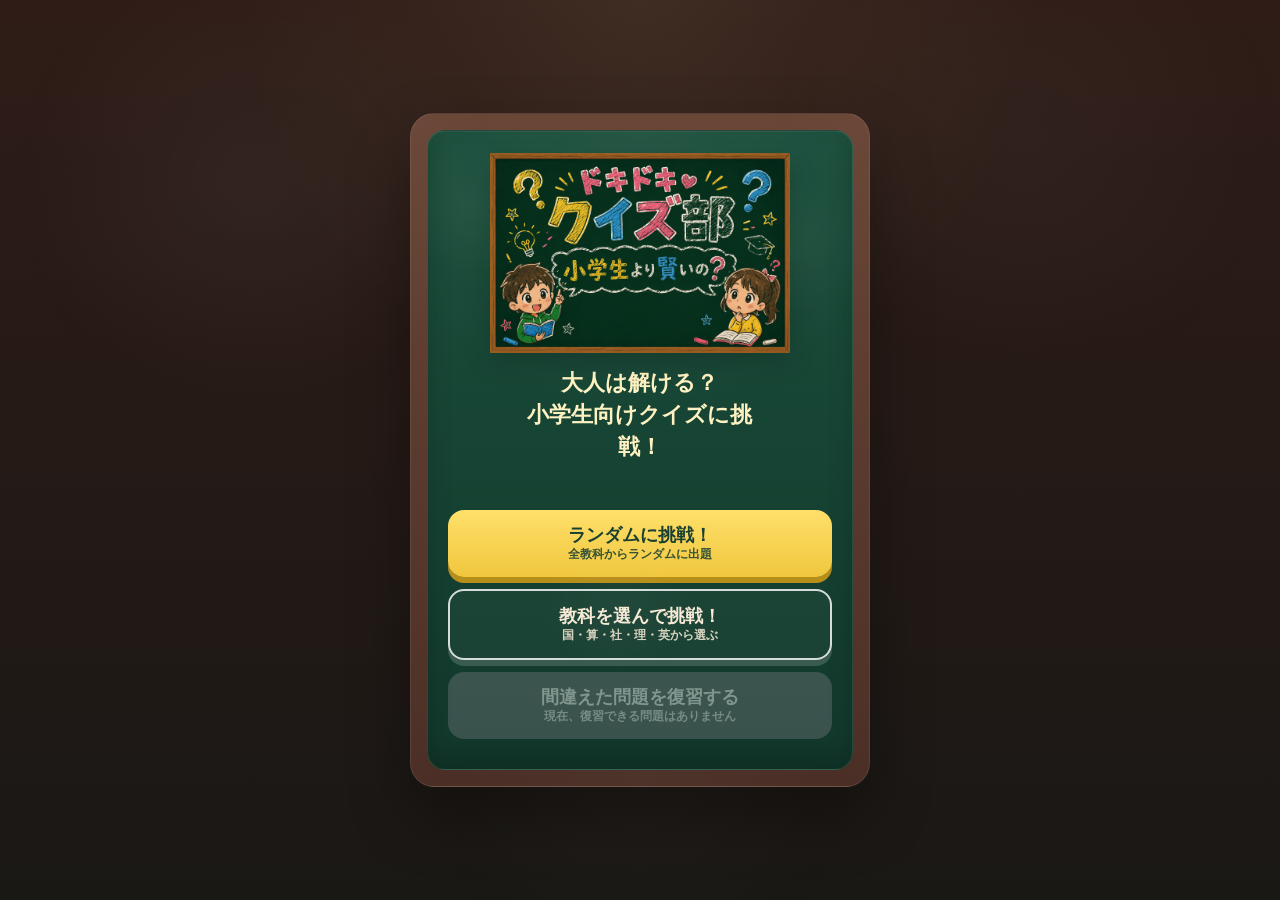
<file: index.html>
<!DOCTYPE html>
<html lang="ja">

<head>
	<meta charset="utf-8">
	<meta name="viewport" content="width=device-width,initial-scale=1">
	<title>大人は解ける？小学生向けクイズ</title>
	<link rel="stylesheet" href="css/title.css">
</head>

<body>

	<div id="blackboard-frame">
		<div id="game-container">

			<div id="title-visual-area">
				<img src="dokidoki.png" id="title-illustration" alt="クイズ部イラスト">
				<div id="title-copy">
					<p id="title-subtitle">大人は解ける？<br>小学生向けクイズに挑戦！</p>
				</div>
			</div>

			<div id="main-menu-view" class="menu-view">
				<button class="menu-btn random-btn" onclick="selectMode('random')">
					<span class="btn-main">ランダムに挑戦！</span>
					<span class="btn-sub">全教科からランダムに出題</span>
				</button>

				<button class="menu-btn go-subjects-btn" onclick="toggleView(true)">
					<span class="btn-main">教科を選んで挑戦！</span>
					<span class="btn-sub">国・算・社・理・英から選ぶ</span>
				</button>

				<button id="btn-review-start" class="menu-btn review-btn" onclick="selectMode('review')" disabled>
					<span class="btn-main">間違えた問題を復習する</span>
					<span id="review-count-text" class="btn-sub">現在、復習できる問題はありません</span>
				</button>
			</div>

			<div id="subject-select-view" class="menu-view hidden">
				<nav id="subject-grid">
					<button class="subject-btn kokugo" onclick="selectMode('kokugo')">国語</button>
					<button class="subject-btn sansu" onclick="selectMode('math')">算数</button>
					<button class="subject-btn shakai" onclick="selectMode('shakai')">社会</button>
					<button class="subject-btn rika" onclick="selectMode('rika')">理科</button>
					<button class="subject-btn eigo" onclick="selectMode('eigo')">英語</button>
				</nav>
				<button class="menu-btn go-subjects-btn" style="margin-top:15px;" onclick="toggleView(false)">戻る</button>
			</div>

		</div>
	</div>

	<script src="js/app.js"></script>
	<script>
		// 起動時にローカルストレージを絶対安全にチェックする処理
		window.addEventListener('DOMContentLoaded', () => {
			try {
				const btn = document.getElementById('btn-review-start');
				const subText = document.getElementById('review-count-text');

				if (!btn || !subText) return; // 要素が見つからない場合は安全に終了

				const stored = localStorage.getItem('review_questions');

				if (stored) {
					const questions = JSON.parse(stored);
					if (Array.isArray(questions) && questions.length > 0) {
						btn.disabled = false;
						subText.innerText = `前回の間違い・パス問題【${questions.length}問】を復習`;
						return;
					}
				}

				// データがない、または壊れている場合は無効化のまま
				btn.disabled = true;
				subText.innerText = "現在、復習できる問題はありません";
			} catch (error) {
				console.error("復習データの確認中にエラーが発生しました:", error);
			}
		});
	</script>
</body>

</html>
</file>
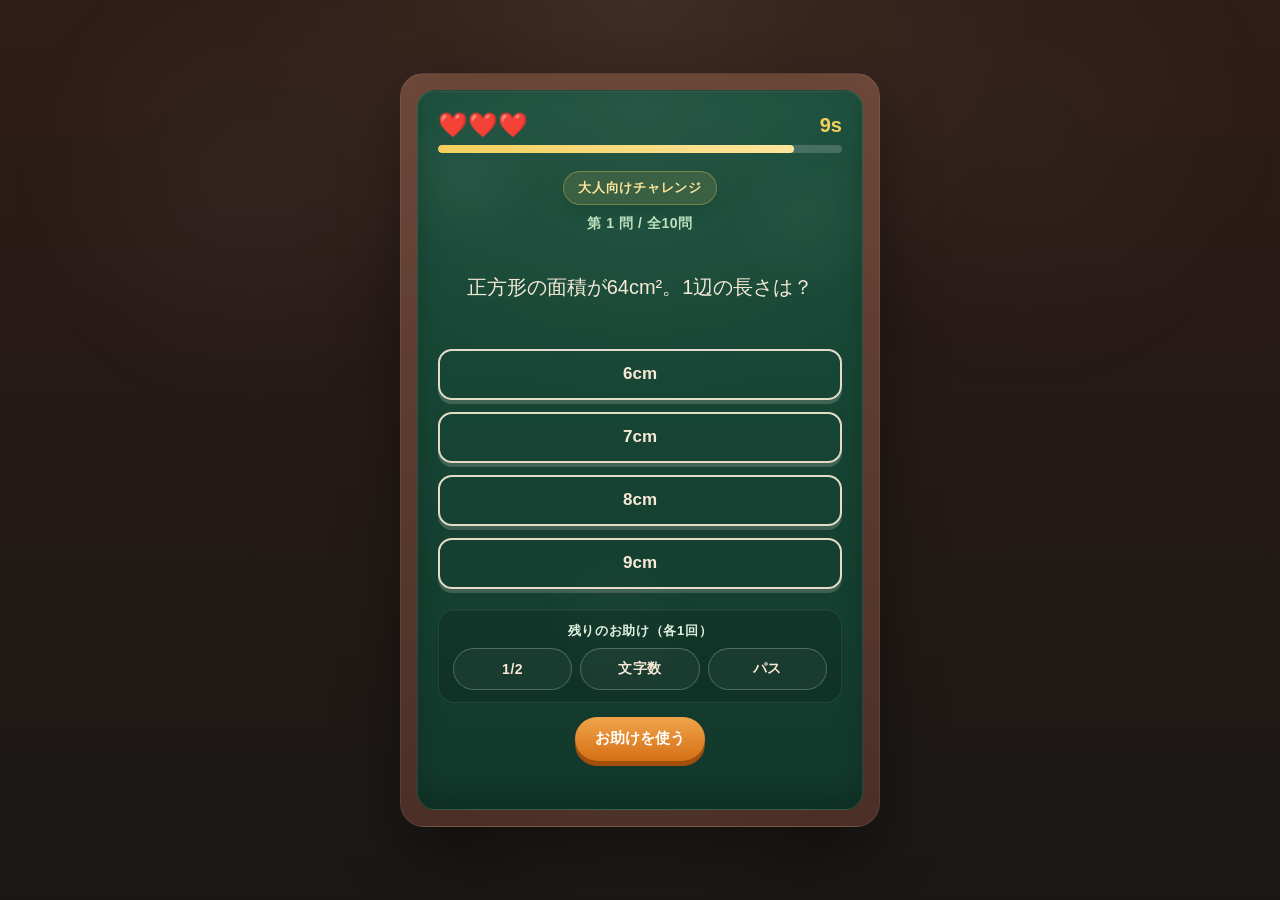
<file: quiz.html>
<!DOCTYPE html>
<html lang="ja">

<head>
	<meta charset="UTF-8">
	<meta name="viewport" content="width=device-width, initial-scale=1.0">
	<title>小学生向けクイズに挑戦中</title>
	<link rel="stylesheet" href="css/quiz.css">
</head>

<body>

	<div id="blackboard-frame">
		<div id="game-container">
			<div id="status-bar">
				<div id="lives">❤️❤️❤️</div>
				<div id="timer-text">10s</div>
			</div>
			<div id="timer-container">
				<div id="timer-bar"></div>
			</div>

			<div id="quiz-screen">
				<div class="mode-chip" id="mode-chip-quiz"></div>
				<div id="question-num"></div>
				<div id="question-text"></div>
				<div class="options" id="options"></div>

				<div id="rescue-summary" class="info-panel">
					<span class="info-panel-label">残りのお助け（各1回）</span>
					<div class="rescue-summary-chips" aria-label="残っているお助け">
						<span id="summary-half" class="rescue-summary-chip">1/2</span>
						<span id="summary-length" class="rescue-summary-chip">文字数</span>
						<span id="summary-pass" class="rescue-summary-chip">パス</span>
					</div>
				</div>

				<div id="rescue-wrapper">
					<button id="btn-rescue-trigger" onclick="openRescueMenu()">お助けを使う</button>
				</div>

				<div id="rescue-modal" class="hidden-modal" role="dialog" aria-modal="true"
					aria-labelledby="rescue-modal-title">
					<div id="rescue-modal-content">
						<h3 id="rescue-modal-title">使うお助けを選ぶ</h3>
						<div id="rescue-options-grid">
							<button id="btn-half" class="rescue-choice-btn" onclick="useHalfItem()">
								<strong>1/2</strong><span>選択肢が2つに！</span>
							</button>
							<button id="btn-length" class="rescue-choice-btn" onclick="useLengthItem()">
								<strong>文字数</strong><span>正解の文字数がわかる</span>
							</button>
							<button id="btn-pass" class="rescue-choice-btn" onclick="usePassItem()">
								<strong>パス</strong><span>問題をスキップできる</span>
							</button>
						</div>
						<button id="btn-rescue-close" onclick="closeRescueMenu()">閉じる</button>
					</div>
				</div>
			</div>

			<div id="explanation-screen" class="hidden">
				<div class="mode-chip" id="mode-chip-explanation"></div>
				<h2 id="exp-status"></h2>
				<div id="exp-text"></div>

				<div id="prize-display-area" class="prize-card" aria-live="polite">
					<div class="prize-kicker" id="prize-kicker">積立賞金</div>
					<div id="prize-delta" class="prize-delta"></div>
					<div id="prize-loss" class="prize-loss hidden"></div>
					<div class="prize-amount-row">
						<span id="prize-current-value">0</span>
						<span class="prize-unit">円</span>
					</div>
					<div id="prize-range" class="prize-range"></div>
				</div>

				<div class="explanation-actions">
					<button id="btn-drop-out" class="chalk-btn danger-btn" onclick="dropOut()">賞金を確定して終了</button>
					<button class="chalk-btn" onclick="nextQuestion()">次の問題へ</button>
				</div>
			</div>

			<div id="result-screen" class="hidden">
				<h2 id="result-title">授業終了</h2>
				<p id="result-note"></p>
				<div class="result-metrics">
					<div id="result-score" class="result-metric"></div>
					<div id="result-prize" class="result-metric"></div>
				</div>

				<div class="result-actions">
					<button class="chalk-btn result-back-btn" onclick="backToTitle()">タイトルへ戻る</button>
				</div>
			</div>

			<div id="feedback-overlay">
				<svg id="svg-feedback" viewBox="0 0 200 200">
					<circle id="draw-circle" cx="100" cy="100" r="70" />
					<g id="draw-cross">
						<line x1="50" y1="50" x2="150" y2="150" />
						<line x1="150" y1="50" x2="50" y2="150" />
					</g>
				</svg>
			</div>
		</div>
	</div>

	<script src="js/quiz.js"></script>
</body>

</html>
</file>
<file: css/title.css>
:root {
    color-scheme: dark;
    --bg-ink: #13251f;
    --board: #1b4f3c;
    --board-deep: #12382b;
    --wood: #6a4637;
    --wood-deep: #4b2f26;
    --paper: #f6ead6;
    --paper-soft: #e5d7bf;
    --gold: #f4cf5d;
    --gold-deep: #c79414;
    --rose: #ea5b8f;
    --muted: rgba(246, 234, 214, 0.78);
    --focus: #ffffff;
}

* {
    box-sizing: border-box;
}

body {
    min-height: 100dvh;
    margin: 0;
    display: flex;
    justify-content: center;
    align-items: center;
    padding: 24px 14px;
    background:
        radial-gradient(circle at top, rgba(255, 232, 170, 0.08), transparent 36%),
        linear-gradient(180deg, #2f1c17 0%, #1a1815 100%);
    color: var(--paper);
    font-family: "Hiragino Sans", "Yu Gothic", "Meiryo", sans-serif;
    overflow-x: hidden;
}

body::before {
    content: "";
    position: fixed;
    inset: 0;
    pointer-events: none;
    background:
        radial-gradient(circle at 20% 20%, rgba(255, 255, 255, 0.045), transparent 22%),
        radial-gradient(circle at 80% 15%, rgba(255, 255, 255, 0.03), transparent 24%),
        radial-gradient(circle at 50% 85%, rgba(255, 255, 255, 0.025), transparent 28%);
    opacity: 0.9;
}

#blackboard-frame {
    width: min(92vw, 460px);
    background: linear-gradient(180deg, var(--wood) 0%, var(--wood-deep) 100%);
    padding: 16px;
    border-radius: 24px;
    box-shadow: 0 28px 60px rgba(0, 0, 0, 0.34);
    border: 1px solid rgba(255, 255, 255, 0.08);
}

#game-container {
    position: relative;
    overflow: hidden;
    min-height: min(84vh, 640px);
    background:
        radial-gradient(circle at top, rgba(255, 255, 255, 0.05), transparent 42%),
        linear-gradient(180deg, var(--board) 0%, var(--board-deep) 100%);
    border: 1px solid rgba(255, 255, 255, 0.08);
    border-radius: 18px;
    padding: 22px 20px 18px;
    color: var(--paper);
    text-align: center;
    display: flex;
    flex-direction: column;
    justify-content: space-between;
    box-shadow:
        inset 0 1px 0 rgba(255, 255, 255, 0.06),
        inset 0 -12px 24px rgba(0, 0, 0, 0.18);
}

#game-container::before {
    content: "";
    position: absolute;
    inset: 0;
    pointer-events: none;
    background:
        radial-gradient(circle at 10% 12%, rgba(255, 255, 255, 0.04), transparent 12%),
        radial-gradient(circle at 88% 18%, rgba(255, 255, 255, 0.03), transparent 14%),
        radial-gradient(circle at 45% 75%, rgba(255, 255, 255, 0.03), transparent 16%);
    opacity: 0.9;
}

#title-visual-area {
    position: relative;
    z-index: 1;
    display: flex;
    flex-direction: column;
    align-items: center;
    gap: 14px;
    margin-bottom: 14px;
}

#title-illustration {
    width: min(86%, 300px);
    max-height: 240px;
    object-fit: contain;
    filter: drop-shadow(0 10px 12px rgba(0, 0, 0, 0.16));
}

#title-copy {
    display: flex;
    flex-direction: column;
    align-items: center;
    gap: 10px;
    text-align: center;
}

#title-logo {
    margin: 0;
    color: var(--paper);
    font-family: "Yu Mincho", "Hiragino Mincho ProN", "Times New Roman", serif;
    font-size: clamp(30px, 7vw, 42px);
    font-weight: 600;
    letter-spacing: 0.08em;
    text-shadow:
        0 2px 0 rgba(0, 0, 0, 0.35),
        0 0 18px rgba(0, 0, 0, 0.18);
}

#title-subtitle {
    margin: 0;
    max-width: 20ch;
    color: #fff2c2;
    font-size: clamp(18px, 4.2vw, 22px);
    line-height: 1.45;
    font-weight: 700;
    text-wrap: balance;
}

.menu-view {
    width: 100%;
}

.menu-btn {
    display: flex;
    flex-direction: column;
    align-items: center;
    justify-content: center;
    width: 100%;
    min-height: 58px;
    padding: 14px 16px;
    margin-bottom: 12px;
    border-radius: 16px;
    font-weight: 700;
    cursor: pointer;
    border: none;
    transition:
        transform 0.18s ease,
        box-shadow 0.18s ease,
        filter 0.18s ease,
        opacity 0.18s ease;
    touch-action: manipulation;
    -webkit-tap-highlight-color: transparent;
}

.menu-btn:active:not(:disabled) {
    transform: translateY(2px);
}

.menu-btn:focus-visible,
.subject-btn:focus-visible {
    outline: 3px solid var(--focus);
    outline-offset: 3px;
}

.menu-btn .btn-main {
    font-size: 18px;
    line-height: 1.3;
}

.menu-btn .btn-sub {
    font-size: 12px;
    line-height: 1.3;
    opacity: 0.86;
}

.random-btn {
    background: linear-gradient(180deg, #ffe06a 0%, #f0c63d 100%);
    color: #193f32;
    box-shadow: 0 6px 0 #b88e1a;
}

.random-btn:hover {
    filter: brightness(1.02);
}

.go-subjects-btn {
    background: rgba(255, 255, 255, 0.03);
    color: var(--paper);
    border: 2px solid rgba(255, 255, 255, 0.82);
    box-shadow: 0 6px 0 rgba(255, 255, 255, 0.16);
}

.review-btn {
    margin-top: 10px;
    background: linear-gradient(180deg, #ff6e9d 0%, #d93c73 100%);
    color: #fff;
    box-shadow: 0 6px 0 #a42b55;
}

.review-btn:disabled {
    background: #6c7177;
    box-shadow: none;
    opacity: 0.46;
    cursor: not-allowed;
}

#subject-select-view {
    position: relative;
    z-index: 1;
}

#subject-grid {
    display: grid;
    grid-template-columns: repeat(2, minmax(0, 1fr));
    gap: 12px;
}

.subject-btn {
    min-height: 56px;
    background: rgba(255, 255, 255, 0.03);
    color: var(--paper);
    border: 2px solid rgba(255, 255, 255, 0.86);
    padding: 12px 10px;
    font-size: 16px;
    font-weight: 700;
    border-radius: 16px;
    cursor: pointer;
    transition:
        transform 0.18s ease,
        box-shadow 0.18s ease,
        opacity 0.18s ease;
    touch-action: manipulation;
    -webkit-tap-highlight-color: transparent;
}

.subject-btn:active:not(:disabled) {
    transform: translateY(2px);
}

.subject-btn.kokugo {
    border-color: #ffb3b3;
    color: #ffd5d5;
}

.subject-btn.sansu {
    border-color: #a8e8ff;
    color: #d8f6ff;
}

.subject-btn.shakai {
    border-color: #ffd69b;
    color: #ffe7bf;
}

.subject-btn.rika {
    border-color: #b7f5d5;
    color: #defce9;
}

.subject-btn.eigo {
    grid-column: span 2;
    border-color: #d1dbff;
    color: #e5ebff;
}

.hidden {
    display: none !important;
}

@media (max-width: 380px) {
    #blackboard-frame {
        width: 94vw;
        padding: 12px;
        border-radius: 20px;
    }

    #game-container {
        padding: 18px 14px 16px;
        min-height: min(84vh, 600px);
    }

    .menu-btn .btn-main {
        font-size: 16px;
    }

    .menu-btn .btn-sub {
        font-size: 11px;
    }
}

@media (prefers-reduced-motion: reduce) {
    *,
    *::before,
    *::after {
        animation: none !important;
        transition: none !important;
        scroll-behavior: auto !important;
    }
}
</file>
<file: css/quiz.css>
:root {
    color-scheme: dark;
    --bg-ink: #13251f;
    --board: #1b4f3c;
    --board-deep: #12382b;
    --wood: #6a4637;
    --wood-deep: #4b2f26;
    --paper: #f6ead6;
    --paper-soft: #e5d7bf;
    --gold: #f4cf5d;
    --gold-deep: #c79414;
    --teal: #88dfcf;
    --rose: #ea5b8f;
    --muted: rgba(246, 234, 214, 0.72);
    --danger: #ff6868;
    --danger-deep: #cc3f52;
    --focus: #ffffff;
}

* {
    box-sizing: border-box;
}

body {
    min-height: 100dvh;
    margin: 0;
    display: flex;
    justify-content: center;
    align-items: center;
    padding: 24px 14px;
    background:
        radial-gradient(circle at top, rgba(255, 232, 170, 0.08), transparent 36%),
        linear-gradient(180deg, #2f1c17 0%, #1a1815 100%);
    color: var(--paper);
    font-family: "Hiragino Sans", "Yu Gothic", "Meiryo", sans-serif;
    overflow-x: hidden;
}

body::before {
    content: "";
    position: fixed;
    inset: 0;
    pointer-events: none;
    background:
        radial-gradient(circle at 20% 20%, rgba(255, 255, 255, 0.045), transparent 22%),
        radial-gradient(circle at 80% 15%, rgba(255, 255, 255, 0.03), transparent 24%),
        radial-gradient(circle at 50% 85%, rgba(255, 255, 255, 0.025), transparent 28%);
    opacity: 0.9;
}

#blackboard-frame {
    width: min(92vw, 480px);
    background: linear-gradient(180deg, var(--wood) 0%, var(--wood-deep) 100%);
    padding: 16px;
    border-radius: 24px;
    box-shadow: 0 28px 60px rgba(0, 0, 0, 0.34);
    border: 1px solid rgba(255, 255, 255, 0.08);
}

#game-container {
    position: relative;
    overflow: hidden;
    min-height: min(88vh, 720px);
    background:
        radial-gradient(circle at top, rgba(255, 255, 255, 0.05), transparent 42%),
        linear-gradient(180deg, var(--board) 0%, var(--board-deep) 100%);
    border: 1px solid rgba(255, 255, 255, 0.08);
    border-radius: 18px;
    padding: 20px 20px 18px;
    color: var(--paper);
    text-align: center;
    display: flex;
    flex-direction: column;
    box-shadow:
        inset 0 1px 0 rgba(255, 255, 255, 0.06),
        inset 0 -12px 24px rgba(0, 0, 0, 0.18);
}

#game-container::before {
    content: "";
    position: absolute;
    inset: 0;
    pointer-events: none;
    background:
        radial-gradient(circle at 10% 12%, rgba(255, 255, 255, 0.04), transparent 12%),
        radial-gradient(circle at 88% 18%, rgba(255, 255, 255, 0.03), transparent 14%),
        radial-gradient(circle at 45% 75%, rgba(255, 255, 255, 0.03), transparent 16%);
    opacity: 0.9;
}

#status-bar {
    position: relative;
    z-index: 1;
    display: flex;
    justify-content: space-between;
    align-items: center;
    margin-bottom: 6px;
}

#lives {
    font-size: 24px;
    font-variant-numeric: tabular-nums;
}

#timer-text {
    font-size: 20px;
    font-weight: 700;
    color: var(--gold);
    font-variant-numeric: tabular-nums;
}

#timer-container {
    position: relative;
    z-index: 1;
    width: 100%;
    height: 8px;
    background: rgba(255, 255, 255, 0.18);
    border-radius: 999px;
    margin-bottom: 18px;
    overflow: hidden;
}

#timer-bar {
    width: 100%;
    height: 100%;
    background: linear-gradient(90deg, var(--gold) 0%, #ffe59c 100%);
    border-radius: 999px;
    transition: width 0.1s linear;
}

#quiz-screen,
#explanation-screen,
#result-screen {
    position: relative;
    z-index: 1;
    display: flex;
    flex-direction: column;
    align-items: center;
    width: 100%;
}

.mode-chip {
    align-self: center;
    width: fit-content;
    min-height: 34px;
    padding: 7px 14px;
    margin-bottom: 10px;
    border-radius: 999px;
    border: 1px solid rgba(244, 207, 93, 0.32);
    background: rgba(244, 207, 93, 0.12);
    color: #ffe59b;
    font-size: 13px;
    font-weight: 700;
    letter-spacing: 0.06em;
    text-transform: none;
    box-shadow: 0 6px 18px rgba(0, 0, 0, 0.12);
}

#question-num {
    font-size: 14px;
    color: #bde2c0;
    margin-bottom: 10px;
    font-weight: 700;
    letter-spacing: 0.04em;
    font-variant-numeric: tabular-nums;
}

#question-text {
    font-size: 20px;
    line-height: 1.55;
    margin-bottom: 18px;
    min-height: 88px;
    width: 100%;
    display: flex;
    flex-direction: column;
    justify-content: center;
    align-items: center;
    text-wrap: balance;
}

#question-text span {
    display: inline-block;
}

.options {
    display: flex;
    flex-direction: column;
    width: 100%;
    gap: 12px;
    margin-bottom: 16px;
}

.options button {
    min-height: 48px;
    padding: 12px 14px;
    background: transparent;
    color: var(--paper);
    border: 2px solid rgba(246, 234, 214, 0.92);
    font-size: 17px;
    font-weight: 700;
    line-height: 1.35;
    border-radius: 14px;
    cursor: pointer;
    transition:
        transform 0.18s ease,
        box-shadow 0.18s ease,
        background-color 0.18s ease,
        opacity 0.18s ease;
    box-shadow: 0 4px 0 rgba(253, 245, 230, 0.18);
    touch-action: manipulation;
    -webkit-tap-highlight-color: transparent;
}

.options button:hover:not(:disabled) {
    background: rgba(255, 255, 255, 0.04);
}

.options button:active:not(:disabled) {
    transform: translateY(2px);
    box-shadow: 0 2px 0 rgba(253, 245, 230, 0.18);
}

.options button:disabled {
    opacity: 0.52;
    cursor: not-allowed;
}

.options button.selected-checking {
    background-color: #f1c40f !important;
    color: #1b4d3e !important;
    border-color: #ffd700 !important;
    box-shadow: 0 0 15px #ffd700 !important;
    animation: blinkChecking 0.2s infinite alternate;
    opacity: 1 !important;
}

@keyframes blinkChecking {
    0% {
        background-color: #f1c40f;
    }

    100% {
        background-color: #f39c12;
    }
}

#rescue-summary {
    width: 100%;
    margin: 4px 0 12px;
}

.info-panel {
    padding: 12px 14px;
    border-radius: 16px;
    background: rgba(10, 24, 20, 0.22);
    border: 1px solid rgba(255, 255, 255, 0.08);
    box-shadow: inset 0 1px 0 rgba(255, 255, 255, 0.04);
}

.info-panel-label {
    display: block;
    margin-bottom: 8px;
    color: #dff2df;
    font-size: 13px;
    font-weight: 700;
    letter-spacing: 0.05em;
}

.rescue-summary-chips {
    display: grid;
    grid-template-columns: repeat(3, minmax(0, 1fr));
    gap: 8px;
}

.rescue-summary-chip {
    display: flex;
    align-items: center;
    justify-content: center;
    min-height: 42px;
    padding: 8px 10px;
    border-radius: 999px;
    border: 1px solid rgba(255, 255, 255, 0.24);
    background: rgba(255, 255, 255, 0.04);
    color: var(--paper);
    font-size: 14px;
    font-weight: 700;
    letter-spacing: 0.04em;
    transition: opacity 0.18s ease, background-color 0.18s ease, border-color 0.18s ease;
}

.rescue-summary-chip.is-used {
    opacity: 0.34;
}

#rescue-wrapper {
    width: 100%;
    margin-top: 2px;
    display: flex;
    justify-content: center;
}

#btn-rescue-trigger {
    min-height: 44px;
    padding: 10px 20px;
    background: linear-gradient(180deg, #f0a44a 0%, #d56f16 100%);
    color: #fff;
    border: none;
    border-radius: 999px;
    font-size: 15px;
    font-weight: 700;
    cursor: pointer;
    box-shadow: 0 5px 0 #a34f0b;
    transition:
        transform 0.18s ease,
        box-shadow 0.18s ease,
        opacity 0.18s ease;
    touch-action: manipulation;
    -webkit-tap-highlight-color: transparent;
}

#btn-rescue-trigger:active:not(:disabled) {
    transform: translateY(2px);
    box-shadow: 0 2px 0 #a34f0b;
}

#btn-rescue-trigger:disabled {
    background: #7f8c8d;
    box-shadow: none;
    opacity: 0.5;
    cursor: not-allowed;
}

.hidden-modal {
    display: none !important;
}

#rescue-modal {
    position: absolute;
    inset: 0;
    background: rgba(0, 0, 0, 0.74);
    z-index: 200;
    display: flex;
    justify-content: center;
    align-items: center;
    padding: 18px;
    overscroll-behavior: contain;
}

#rescue-modal-content {
    width: min(100%, 360px);
    padding: 20px;
    border-radius: 18px;
    border: 1px solid rgba(255, 255, 255, 0.12);
    background: linear-gradient(180deg, #2a4152 0%, #223341 100%);
    box-shadow: 0 18px 42px rgba(0, 0, 0, 0.36);
}

#rescue-modal-content h3 {
    margin: 0 0 14px;
    color: #ecf0f1;
    font-size: 18px;
    line-height: 1.35;
    text-align: center;
}

#rescue-options-grid {
    display: flex;
    flex-direction: column;
    gap: 10px;
    margin-bottom: 14px;
}

.rescue-choice-btn {
    min-height: 54px;
    padding: 10px 12px;
    background: #34495e;
    border: 2px solid #c7d0d9;
    border-radius: 14px;
    color: #fff;
    display: flex;
    align-items: center;
    cursor: pointer;
    text-align: left;
    transition: transform 0.18s ease, opacity 0.18s ease, background-color 0.18s ease;
    touch-action: manipulation;
    -webkit-tap-highlight-color: transparent;
}

.rescue-choice-btn strong {
    width: 78px;
    flex-shrink: 0;
    margin-right: 10px;
    padding-right: 8px;
    border-right: 1px solid rgba(255, 255, 255, 0.2);
    text-align: center;
    font-size: 18px;
    color: #f1c40f;
}

.rescue-choice-btn span {
    font-size: 12px;
    line-height: 1.45;
    color: #ecf0f1;
}

.rescue-choice-btn:active:not(:disabled) {
    transform: translateY(2px);
}

.rescue-choice-btn:disabled {
    opacity: 0.3;
    cursor: not-allowed;
    background: #2c3e50;
    border-color: #7f8c8d;
}

.rescue-choice-btn:disabled strong {
    color: #7f8c8d;
}

#btn-rescue-close {
    min-height: 42px;
    padding: 8px 16px;
    background: rgba(255, 255, 255, 0.14);
    color: #fff;
    border: none;
    border-radius: 999px;
    cursor: pointer;
    font-weight: 700;
    transition: transform 0.18s ease, opacity 0.18s ease;
    touch-action: manipulation;
    -webkit-tap-highlight-color: transparent;
}

#btn-rescue-close:active {
    transform: translateY(2px);
}

.prize-card {
    width: 100%;
    margin: 14px 0 10px;
    padding: 16px 16px 14px;
    border-radius: 18px;
    background: rgba(8, 18, 15, 0.32);
    border: 1px solid rgba(255, 255, 255, 0.08);
    box-shadow:
        inset 0 1px 0 rgba(255, 255, 255, 0.05),
        0 14px 30px rgba(0, 0, 0, 0.16);
    text-align: center;
}

.prize-card.is-gain {
    border-color: rgba(244, 207, 93, 0.35);
}

.prize-card.is-loss {
    border-color: rgba(255, 104, 104, 0.38);
    background: rgba(42, 12, 15, 0.36);
}

.prize-kicker {
    font-size: 13px;
    font-weight: 700;
    color: #dff2df;
    letter-spacing: 0.05em;
}

.prize-delta {
    min-height: 34px;
    margin-top: 4px;
    font-size: 22px;
    font-weight: 800;
    color: #ffe08a;
    letter-spacing: 0.03em;
    font-variant-numeric: tabular-nums;
}

.prize-loss {
    margin-top: 4px;
    font-size: 16px;
    line-height: 1.5;
    color: #ffd1d1;
    font-weight: 700;
}

.prize-amount-row {
    display: flex;
    align-items: baseline;
    justify-content: center;
    gap: 4px;
    margin-top: 4px;
    font-variant-numeric: tabular-nums;
}

#prize-current-value {
    font-size: 38px;
    line-height: 1;
    font-weight: 800;
    color: #f6f1d8;
    letter-spacing: 0.02em;
}

.prize-unit {
    font-size: 18px;
    color: #f6e2ac;
    font-weight: 700;
}

.prize-range {
    min-height: 22px;
    margin-top: 8px;
    font-size: 13px;
    color: var(--muted);
    line-height: 1.45;
}

.explanation-actions {
    width: 100%;
    display: flex;
    flex-wrap: wrap;
    justify-content: center;
    gap: 12px;
    margin-top: 8px;
}

.explanation-actions .chalk-btn {
    flex: 1 1 160px;
}

.chalk-btn {
    min-height: 46px;
    padding: 10px 18px;
    background: transparent;
    color: var(--paper);
    border: 2px solid rgba(246, 234, 214, 0.92);
    border-radius: 999px;
    font-size: 17px;
    font-weight: 700;
    cursor: pointer;
    box-shadow: 0 4px 0 rgba(253, 245, 230, 0.18);
    transition:
        transform 0.18s ease,
        box-shadow 0.18s ease,
        background-color 0.18s ease,
        opacity 0.18s ease;
    touch-action: manipulation;
    -webkit-tap-highlight-color: transparent;
}

.chalk-btn:hover:not(:disabled) {
    background: rgba(255, 255, 255, 0.04);
}

.chalk-btn:active:not(:disabled) {
    transform: translateY(2px);
    box-shadow: 0 2px 0 rgba(253, 245, 230, 0.18);
}

.chalk-btn:disabled {
    opacity: 0.45;
    cursor: not-allowed;
    box-shadow: none;
}

.danger-btn {
    background: linear-gradient(180deg, #f26b63 0%, #cf464f 100%);
    color: #fff;
    border-color: rgba(255, 255, 255, 0.18);
    box-shadow: 0 4px 0 #93323c;
}

.danger-btn:hover:not(:disabled) {
    background: linear-gradient(180deg, #f57971 0%, #d65159 100%);
}

.danger-btn:active:not(:disabled) {
    box-shadow: 0 2px 0 #93323c;
}

#explanation-screen {
    gap: 0;
}

#exp-status {
    margin: 2px 0 10px;
    font-size: 28px;
    font-weight: 800;
    line-height: 1.15;
    text-shadow: 0 2px 0 rgba(0, 0, 0, 0.18);
}

#exp-text {
    width: 100%;
    margin-top: 2px;
    font-size: 16px;
    line-height: 1.6;
    color: var(--paper-soft);
    text-align: left;
    min-height: 56px;
}

#result-screen {
    gap: 0;
    align-items: stretch;
}

#result-title {
    margin: 2px 0 10px;
    font-size: 28px;
    line-height: 1.15;
    font-weight: 800;
    text-align: center;
    text-shadow: 0 2px 0 rgba(0, 0, 0, 0.18);
}

#result-note {
    margin: 0 0 14px;
    min-height: 24px;
    color: var(--paper-soft);
    font-size: 15px;
    line-height: 1.55;
    text-align: center;
}

.result-metrics {
    display: grid;
    gap: 12px;
    width: 100%;
}

.result-metric {
    width: 100%;
    min-height: 108px;
    padding: 16px 14px 14px;
    border-radius: 18px;
    background: rgba(8, 18, 15, 0.32);
    border: 1px solid rgba(255, 255, 255, 0.08);
    box-shadow:
        inset 0 1px 0 rgba(255, 255, 255, 0.05),
        0 14px 30px rgba(0, 0, 0, 0.16);
    display: flex;
    flex-direction: column;
    align-items: center;
    justify-content: center;
    gap: 6px;
    text-align: center;
}

.result-metric-label {
    font-size: 13px;
    font-weight: 700;
    color: #dff2df;
    letter-spacing: 0.05em;
}

.result-metric-value-row {
    display: flex;
    align-items: baseline;
    justify-content: center;
    gap: 4px;
    font-variant-numeric: tabular-nums;
}

.result-metric-value {
    font-size: 36px;
    line-height: 1;
    font-weight: 800;
    color: #f6f1d8;
}

.result-metric-unit {
    font-size: 18px;
    font-weight: 700;
    color: #f6e2ac;
}

.result-metric-caption {
    font-size: 13px;
    line-height: 1.45;
    color: var(--muted);
}

.result-actions {
    display: flex;
    justify-content: center;
    margin-top: 14px;
}

.result-back-btn {
    min-width: 174px;
    background: rgba(255, 255, 255, 0.03);
}

#feedback-overlay {
    position: absolute;
    top: 50%;
    left: 50%;
    transform: translate(-50%, -50%);
    width: 250px;
    height: 250px;
    pointer-events: none;
    z-index: 100;
}

#draw-circle,
#draw-cross line {
    fill: none;
    stroke-width: 18;
    stroke-linecap: round;
    visibility: hidden;
}

#draw-circle {
    stroke: #ff6464;
    stroke-dasharray: 440;
    stroke-dashoffset: 440;
}

#draw-cross line {
    stroke: #ffffff;
    stroke-dasharray: 150;
    stroke-dashoffset: 150;
}

.active-circle {
    visibility: visible !important;
    animation: drawLine 0.6s ease-out forwards;
}

.active-cross line {
    visibility: visible !important;
    animation: drawLine 0.3s ease-out forwards;
}

.active-cross line:nth-child(2) {
    animation-delay: 0.3s;
}

.fade-out {
    animation: fadeOut 0.3s ease-in forwards !important;
}

@keyframes drawLine {
    to {
        stroke-dashoffset: 0;
    }
}

@keyframes fadeOut {
    from {
        opacity: 1;
    }

    to {
        opacity: 0;
        visibility: hidden;
    }
}

.hidden {
    display: none !important;
}

button:focus-visible {
    outline: 3px solid var(--focus);
    outline-offset: 3px;
}

@media (max-width: 380px) {
    #blackboard-frame {
        width: 94vw;
        padding: 12px;
        border-radius: 20px;
    }

    #game-container {
        min-height: min(88vh, 660px);
        padding: 18px 14px 16px;
    }

    #question-text {
        font-size: 19px;
    }

    .options button {
        font-size: 16px;
    }

    .explanation-actions {
        flex-direction: column;
    }

    .explanation-actions .chalk-btn {
        width: 100%;
        flex-basis: auto;
    }

    #exp-status,
    #result-title {
        font-size: 26px;
    }

    #prize-current-value,
    .result-metric-value {
        font-size: 34px;
    }
}

@media (prefers-reduced-motion: reduce) {
    *,
    *::before,
    *::after {
        animation: none !important;
        transition: none !important;
        scroll-behavior: auto !important;
    }
}
</file>
